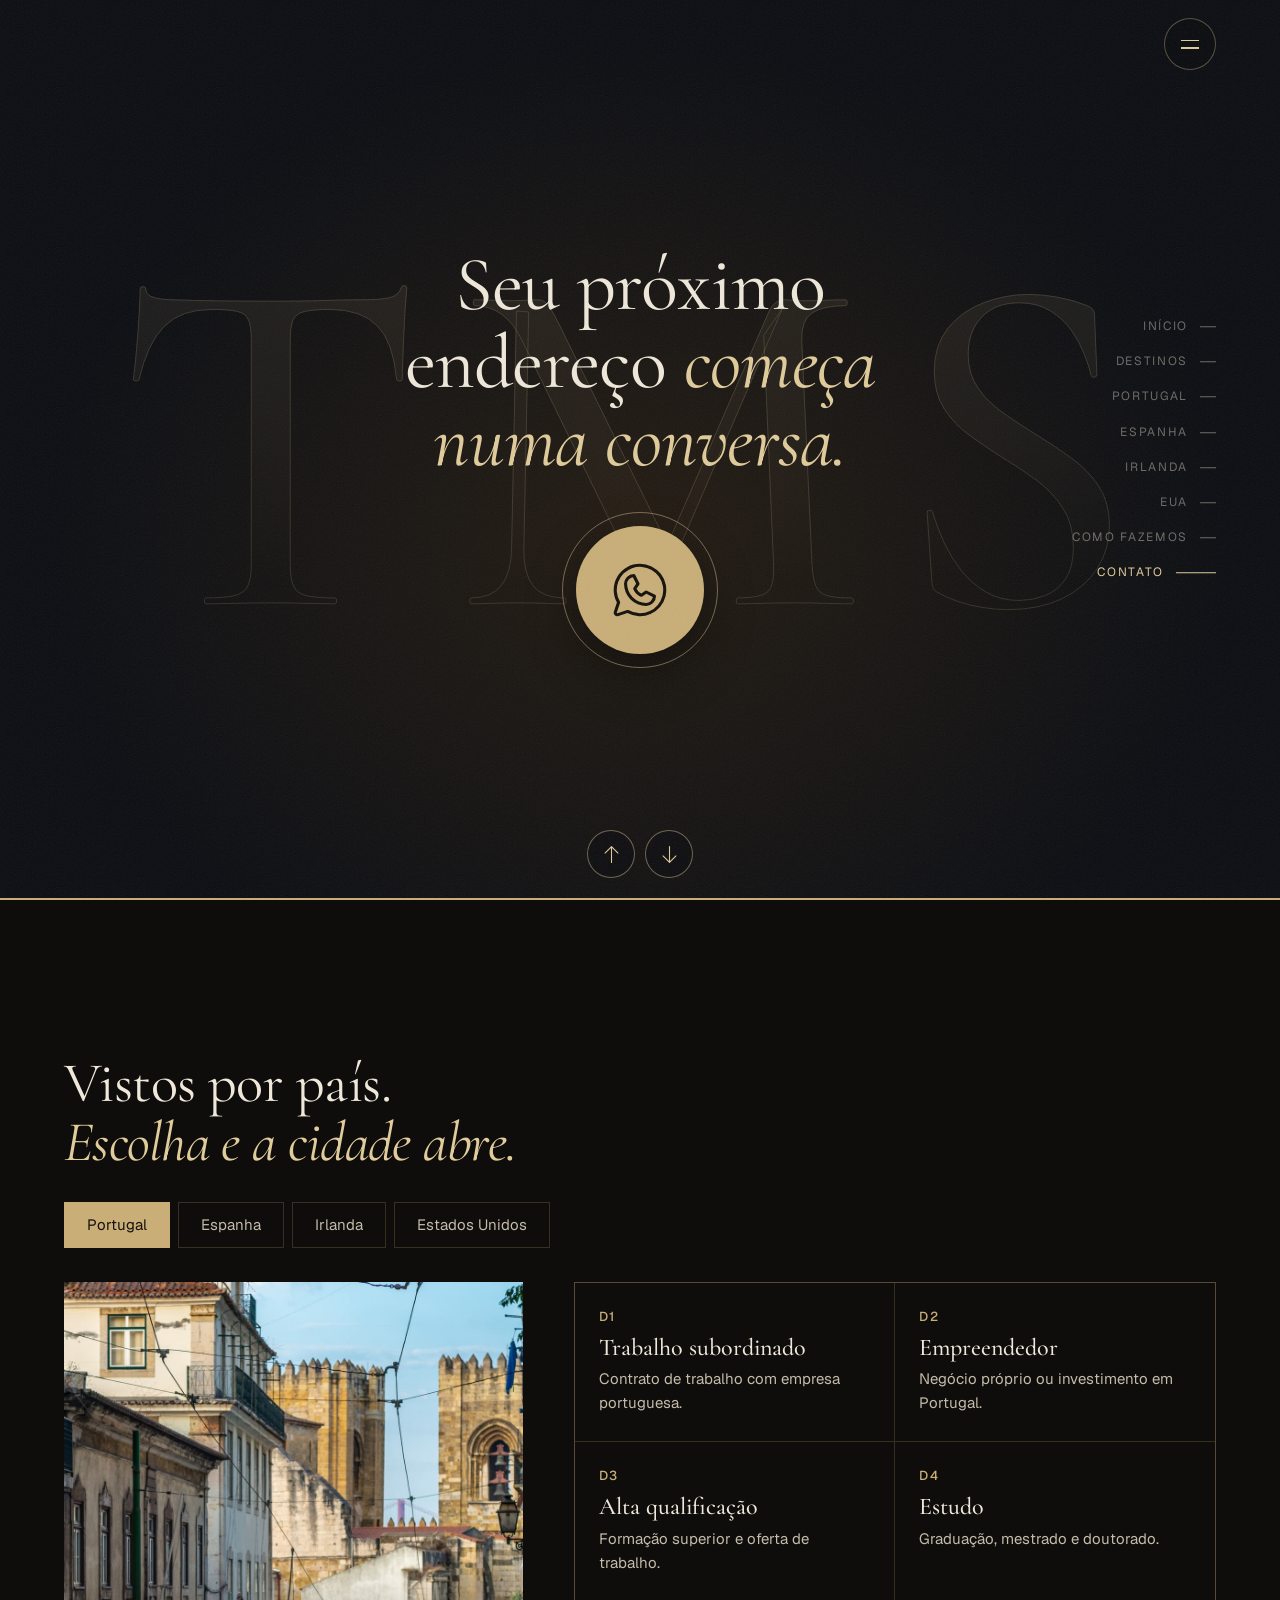
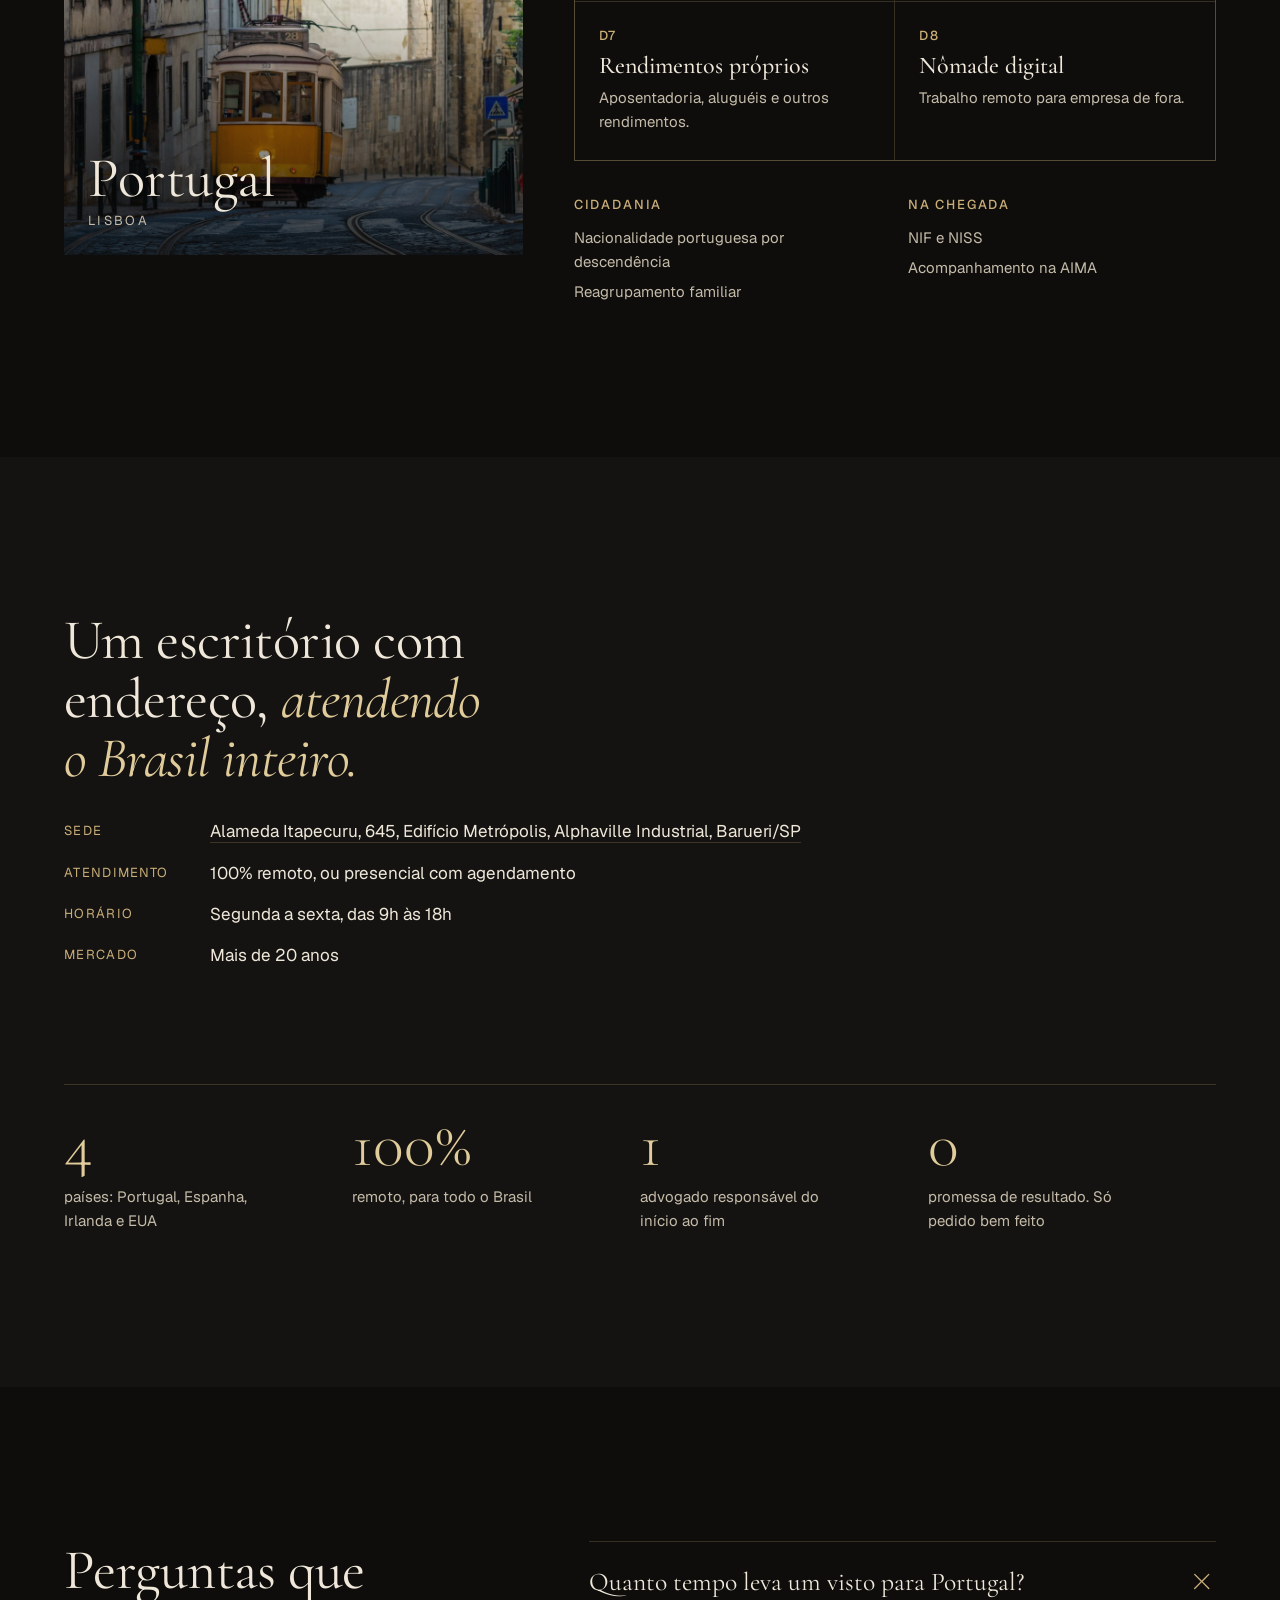
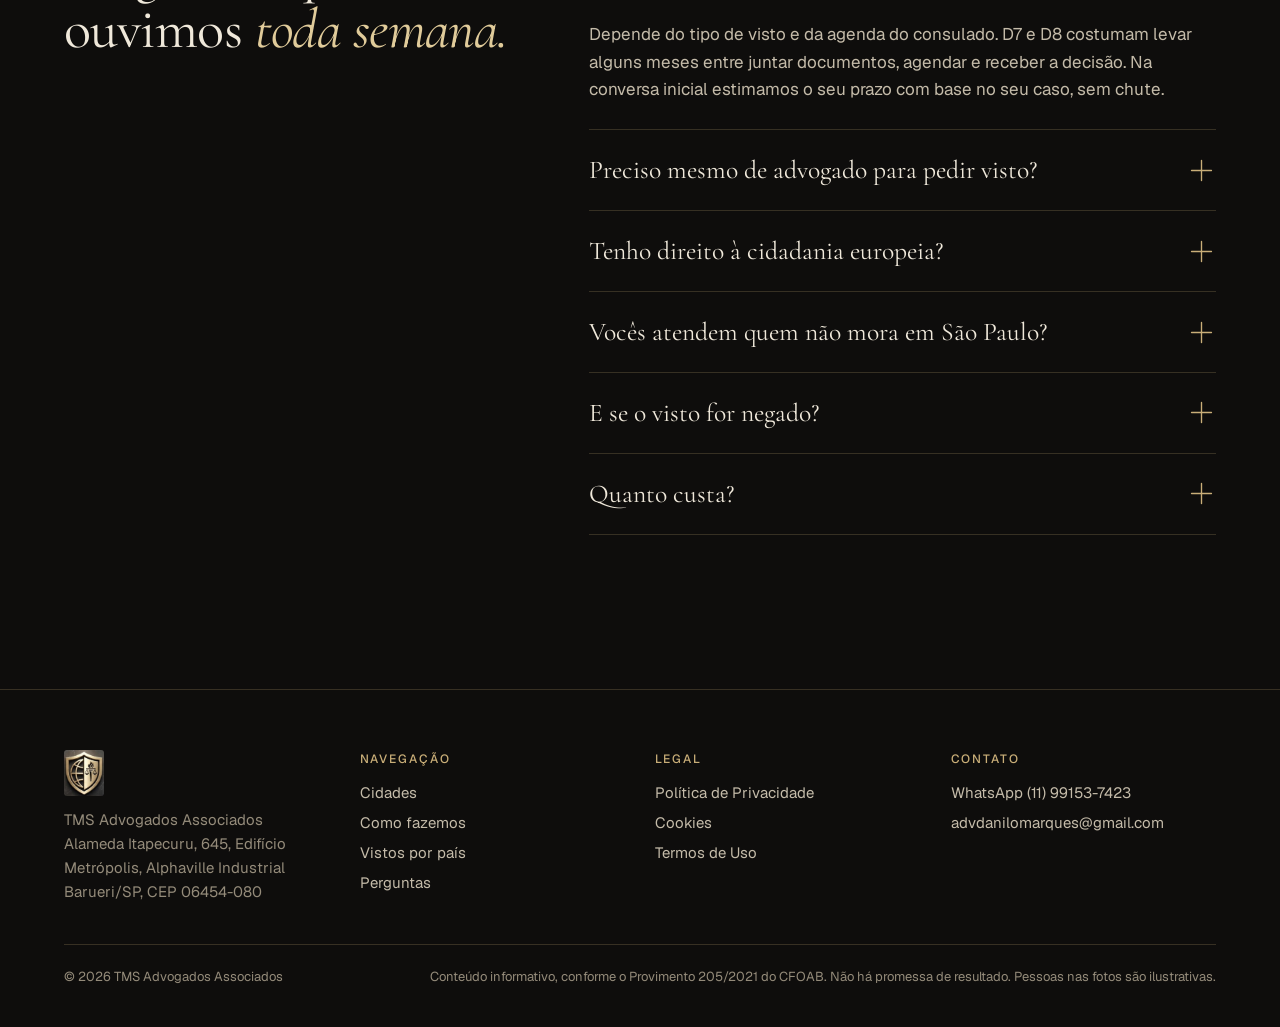
<file: site/index.html>
<!doctype html>
<html lang="pt-BR">
<head>
<meta charset="utf-8">
<meta name="viewport" content="width=device-width,initial-scale=1,viewport-fit=cover">
<title>TMS Advogados Associados · Vistos e cidadania para Portugal, Espanha, Irlanda e EUA</title>
<meta name="description" content="Escritório de advocacia em Alphaville (Barueri/SP) especializado em vistos, residência e cidadania para Portugal, Espanha, Irlanda e Estados Unidos. Atendimento 100% remoto em todo o Brasil.">
<meta name="theme-color" content="#0C0B0A">
<meta name="color-scheme" content="dark">
<link rel="canonical" href="https://SEU-DOMINIO.com.br/">
<meta property="og:type" content="website">
<meta property="og:locale" content="pt_BR">
<meta property="og:site_name" content="TMS Advogados Associados">
<meta property="og:title" content="TMS Advogados Associados · Direito Internacional">
<meta property="og:description" content="Vistos e cidadania para Portugal, Espanha, Irlanda e Estados Unidos, do primeiro documento ao carimbo.">
<meta property="og:image" content="https://SEU-DOMINIO.com.br/assets/img/hero.jpg">
<meta name="twitter:card" content="summary_large_image">
<link rel="icon" href="assets/img/favicon.svg" type="image/svg+xml">
<link rel="apple-touch-icon" href="assets/img/escudo.jpg">
<link rel="manifest" href="site.webmanifest">
<link rel="preload" href="assets/fonts/cormorant.woff2" as="font" type="font/woff2" crossorigin>
<link rel="preload" href="assets/fonts/geist.woff2" as="font" type="font/woff2" crossorigin>
<link rel="stylesheet" href="assets/css/main.css">
<noscript><style>.exp{height:auto;touch-action:auto}.layer{position:relative;visibility:visible;opacity:1;min-height:60vh}.copy{position:relative;left:auto;bottom:auto;margin:40px var(--gut)}.copy>*{opacity:1;transform:none}.rv{opacity:1;transform:none}</style></noscript>
<script type="application/ld+json">
{
  "@context": "https://schema.org",
  "@graph": [
    {
      "@type": "LegalService",
      "@id": "https://SEU-DOMINIO.com.br/#escritorio",
      "name": "TMS Advogados Associados",
      "description": "Vistos, residência e cidadania para Portugal, Espanha, Irlanda e Estados Unidos.",
      "url": "https://SEU-DOMINIO.com.br/",
      "logo": "https://SEU-DOMINIO.com.br/assets/img/escudo.jpg",
      "image": "https://SEU-DOMINIO.com.br/assets/img/hero.jpg",
      "telephone": "+55-11-99153-7423",
      "email": "advdanilomarques@gmail.com",
      "address": {
        "@type": "PostalAddress",
        "streetAddress": "Alameda Itapecuru, 645, Edifício Metrópolis",
        "addressLocality": "Barueri",
        "addressRegion": "SP",
        "postalCode": "06454-080",
        "addressCountry": "BR"
      },
      "areaServed": "BR",
      "knowsAbout": ["Direito Internacional", "Direito Migratório", "Vistos para Portugal", "Cidadania portuguesa", "Vistos para a Espanha", "Vistos para a Irlanda", "Vistos para os Estados Unidos"],
      "employee": [
        {"@type": "Person", "name": "Danilo Barbosa Marques", "jobTitle": "Sócio · OAB/SP 467.790"},
        {"@type": "Person", "name": "Edmar Tomazzeli", "jobTitle": "Sócio"}
      ]
    },
    {
      "@type": "FAQPage",
      "mainEntity": [
        {"@type": "Question", "name": "Quanto tempo leva um visto para Portugal?", "acceptedAnswer": {"@type": "Answer", "text": "Depende do tipo de visto e da agenda do consulado. D7 e D8 costumam levar alguns meses entre juntar documentos, agendar e receber a decisão. Na análise inicial estimamos o seu prazo com base no seu caso."}},
        {"@type": "Question", "name": "Preciso mesmo de advogado para pedir visto?", "acceptedAnswer": {"@type": "Answer", "text": "A lei não obriga. Mas um documento errado ou uma tradução fora do padrão pode custar a negativa e meses de espera. O advogado define a estratégia, revisa tudo antes do protocolo e acompanha até a decisão."}},
        {"@type": "Question", "name": "Tenho direito à cidadania europeia?", "acceptedAnswer": {"@type": "Answer", "text": "Depende da sua linha familiar e das regras de cada país, que mudam com frequência. Com as certidões que você tiver, dizemos com clareza se existe caminho, qual é e o que falta."}},
        {"@type": "Question", "name": "Vocês atendem quem não mora em São Paulo?", "acceptedAnswer": {"@type": "Answer", "text": "Sim. O atendimento é 100% remoto para todo o Brasil, com reuniões por vídeo e documentos pelo WhatsApp e e-mail. Também recebemos presencialmente em Alphaville, com hora marcada."}},
        {"@type": "Question", "name": "E se o visto for negado?", "acceptedAnswer": {"@type": "Answer", "text": "Primeiro entendemos o motivo da negativa. Depois avaliamos recurso ou um novo pedido corrigido. Nenhum escritório sério promete aprovação; o que garantimos é um pedido bem feito."}},
        {"@type": "Question", "name": "Quanto custa?", "acceptedAnswer": {"@type": "Answer", "text": "Depende do destino e do tipo de processo. Depois da análise inicial você recebe uma proposta por escrito, com tudo o que está incluso e o que é taxa do governo."}}
      ]
    }
  ]
}
</script>
</head>
<body>
<a class="skip" href="#destinos">Pular para o conteúdo</a>

<button class="menu-btn" id="menuBtn" type="button" aria-expanded="false" aria-controls="menu" aria-label="Abrir menu"><i></i><i></i></button>
<div class="mnu" id="menu" role="dialog" aria-modal="true" aria-label="Menu" hidden>
  <nav aria-label="Menu">
    <a href="#exp" data-step="0" data-close>Início</a><a href="#exp" data-step="2" data-close>Destinos</a><a href="#exp" data-step="19" data-close>Como fazemos</a><a href="#destinos" data-close>Vistos por país</a><a href="#escritorio" data-close>Escritório</a><a href="#faq" data-close>Perguntas</a>
  </nav>
  <p class="mnu-foot"><span data-cfg="endereco">Alameda Itapecuru, 645</span>, Alphaville, <span data-cfg="cidadeUF">Barueri/SP</span></p>
</div>

<main>
<!-- EXPERIÊNCIA: cada rolagem é uma cena (as cenas e textos estão em assets/js/main.js) -->
<section class="exp" id="exp" aria-label="Apresentação da TMS Advogados" aria-roledescription="apresentação">
  <div class="layer L-intro vis" id="L-intro" aria-hidden="true">
    <p class="intro-somos" id="somos">Somos</p>
    <p class="intro-name" id="introName"><span class="g">TMS</span> Advogados</p>
    <i class="intro-line" id="introLine"></i>
  </div>
  <div class="layer L-laptop" id="L-laptop" aria-hidden="true">
    <p class="bg-name">TMS</p>
    <div class="scene3d">
      <div class="cam" id="cam"><div class="float"><div class="tilt" id="tilt"><div class="spin" id="spin">
        <div class="base"><i class="keys"></i><i class="pad"></i></div>
        <div class="base-edge"></div>
        <div class="lid" id="lid">
          <div class="lid-face screen"><div class="screen-img"></div></div>
          <div class="lid-face cover"><div class="logo3d"><img src="assets/img/escudo.jpg" alt=""></div></div>
        </div>
      </div></div></div></div>
      <i class="floor-shadow"></i>
    </div>
  </div>
  <div class="layer L-globe" id="L-globe" aria-hidden="true">
    <canvas id="gl"></canvas>
    <div class="css-globe" aria-hidden="true"><i></i></div>
    <span class="glab" data-i="0">São Paulo</span><span class="glab" data-i="1">Lisboa</span><span class="glab" data-i="2">Madri</span><span class="glab" data-i="3">Dublin</span><span class="glab" data-i="4">Nova York</span>
  </div>
  <div class="layer L-photo" id="L-photo" aria-hidden="true"><div class="slot" id="slotA"></div><div class="slot" id="slotB"></div></div>
  <div class="layer L-cta" id="L-cta">
    <p class="bg-name" aria-hidden="true">TMS</p>
    <h2>Seu próximo endereço <em>começa numa conversa.</em></h2>
    <a class="wa-big" data-wa href="https://wa.me/5511991537423" target="_blank" rel="noopener" aria-label="Conversar no WhatsApp com a TMS"><span class="ic i-whatsapp-logo"></span></a>
  </div>
  <div id="copies"></div>
  <nav class="chapters" id="chapters" aria-label="Capítulos"></nav>
  <p class="chap-now" id="chapNow" aria-hidden="true"></p>
  <div class="prog" aria-hidden="true"><i id="prog"></i></div>
  <div class="navbtns"><button type="button" id="prevBtn" aria-label="Cena anterior"><span class="ic i-arrow-down" style="transform:rotate(180deg)"></span></button><button type="button" id="nextBtn" aria-label="Próxima cena"><span class="ic i-arrow-down"></span></button></div>
  <div class="curtain" id="curtain" aria-hidden="true"></div>
</section>

<section class="sec" id="destinos" tabindex="-1" aria-labelledby="dTitle">
  <div class="wrap">
    <h2 class="h2 rv" id="dTitle">Vistos por país. <em>Escolha e a cidade abre.</em></h2>
    <div class="tabs rv" id="tabs" role="tablist" aria-label="Destinos"></div>
    <div class="dest rv" id="destPanel" role="tabpanel" aria-live="polite">
      <figure class="dest-media" id="destMedia"><figcaption><b id="dmName"></b><span id="dmCity"></span></figcaption></figure>
      <div class="dest-body"><div class="vg" id="vg"></div><div class="side" id="side"></div></div>
    </div>
  </div>
</section>

<section class="sec office-sec" id="escritorio" aria-labelledby="eTitle">
  <div class="wrap office">
    <h2 class="h2 rv" id="eTitle">Um escritório com endereço, <em>atendendo o Brasil inteiro.</em></h2>
    <dl class="facts rv">
      <div><dt>Sede</dt><dd><a id="mapsLink" href="https://www.google.com/maps/search/?api=1&query=Alameda+Itapecuru+645+Barueri+SP" target="_blank" rel="noopener"><span data-cfg="endereco">Alameda Itapecuru, 645</span>, <span data-cfg="complemento">Edifício Metrópolis, Alphaville Industrial</span>, <span data-cfg="cidadeUF">Barueri/SP</span></a></dd></div>
      <div><dt>Atendimento</dt><dd>100% remoto, ou presencial com agendamento</dd></div>
      <div><dt>Horário</dt><dd data-cfg="horario">Segunda a sexta, das 9h às 18h</dd></div>
      <div data-cfg-row="experiencia"><dt>Mercado</dt><dd data-cfg="experiencia">Mais de 20 anos</dd></div>
    </dl>
    <div class="nums rv">
      <div><b>4</b><span>países: Portugal, Espanha, Irlanda e EUA</span></div>
      <div><b>100%</b><span>remoto, para todo o Brasil</span></div>
      <div><b>1</b><span>advogado responsável do início ao fim</span></div>
      <div><b>0</b><span>promessa de resultado. Só pedido bem feito</span></div>
    </div>
  </div>
</section>

<section class="sec faq-sec" id="faq" aria-labelledby="fqTitle">
  <div class="wrap faq">
    <h2 class="h2 rv" id="fqTitle">Perguntas que ouvimos <em>toda semana.</em></h2>
    <div class="acc rv">
      <details open><summary>Quanto tempo leva um visto para Portugal?<span class="ic i-plus"></span></summary><p>Depende do tipo de visto e da agenda do consulado. D7 e D8 costumam levar alguns meses entre juntar documentos, agendar e receber a decisão. Na conversa inicial estimamos o seu prazo com base no seu caso, sem chute.</p></details>
      <details><summary>Preciso mesmo de advogado para pedir visto?<span class="ic i-plus"></span></summary><p>A lei não obriga. Mas um documento errado ou uma tradução fora do padrão pode custar a negativa e meses de espera. O advogado define a estratégia, revisa tudo antes do protocolo e acompanha até a decisão.</p></details>
      <details><summary>Tenho direito à cidadania europeia?<span class="ic i-plus"></span></summary><p>Depende da sua linha familiar e das regras de cada país, que mudam com frequência. Você manda as certidões que tiver e dizemos com clareza se existe caminho, qual é e o que falta.</p></details>
      <details><summary>Vocês atendem quem não mora em São Paulo?<span class="ic i-plus"></span></summary><p>Sim. O atendimento é 100% remoto para todo o Brasil, com reuniões por vídeo e documentos pelo WhatsApp e e-mail. Se preferir, recebemos você no Edifício Metrópolis, em Alphaville, com hora marcada.</p></details>
      <details><summary>E se o visto for negado?<span class="ic i-plus"></span></summary><p>Primeiro entendemos o motivo da negativa. Depois avaliamos recurso ou um novo pedido corrigido. Nenhum escritório sério promete aprovação. O que garantimos é um pedido bem feito.</p></details>
      <details><summary>Quanto custa?<span class="ic i-plus"></span></summary><p>Depende do destino e do tipo de processo. Depois da conversa inicial você recebe uma proposta por escrito, com tudo o que está incluso e o que é taxa do governo.</p></details>
    </div>
  </div>
</section>

</main>

<footer>
  <div class="wrap">
    <div class="fgrid">
      <div><img src="assets/img/escudo.jpg" alt="TMS Advogados Associados" width="44" height="50" loading="lazy" class="flogo"><p>TMS Advogados Associados<br><span data-cfg="endereco">Alameda Itapecuru, 645</span>, <span data-cfg="complemento">Edifício Metrópolis, Alphaville Industrial</span><br><span data-cfg="cidadeUF">Barueri/SP</span>, CEP <span data-cfg="cep">06454-080</span></p></div>
      <div><h4>Navegação</h4><a href="#cidades">Cidades</a><a href="#como-fazemos">Como fazemos</a><a href="#destinos">Vistos por país</a><a href="#faq">Perguntas</a></div>
      <div><h4>Legal</h4><a href="privacidade.html">Política de Privacidade</a><a href="privacidade.html#cookies">Cookies</a><a href="termos.html">Termos de Uso</a></div>
      <div><h4>Contato</h4><a data-wa href="https://wa.me/5511991537423" target="_blank" rel="noopener">WhatsApp <span data-cfg="whatsappExibicao">(11) 99153-7423</span></a><a data-mail href="mailto:advdanilomarques@gmail.com" data-cfg="email">advdanilomarques@gmail.com</a></div>
    </div>
    <div class="legal">
      <span>© <span id="year">2026</span> TMS Advogados Associados<span id="regs"></span></span>
      <span>Conteúdo informativo, conforme o Provimento 205/2021 do CFOAB. Não há promessa de resultado. Pessoas nas fotos são ilustrativas.</span>
    </div>
  </div>
</footer>

<a class="fab" id="fab" data-wa href="https://wa.me/5511991537423" target="_blank" rel="noopener" aria-label="Conversar no WhatsApp"><span class="ic i-whatsapp-logo"></span></a>
<div class="grain" aria-hidden="true"></div>

<script src="assets/js/config.js"></script>
<script src="assets/js/main.js" defer></script>
</body>
</html>
</file>
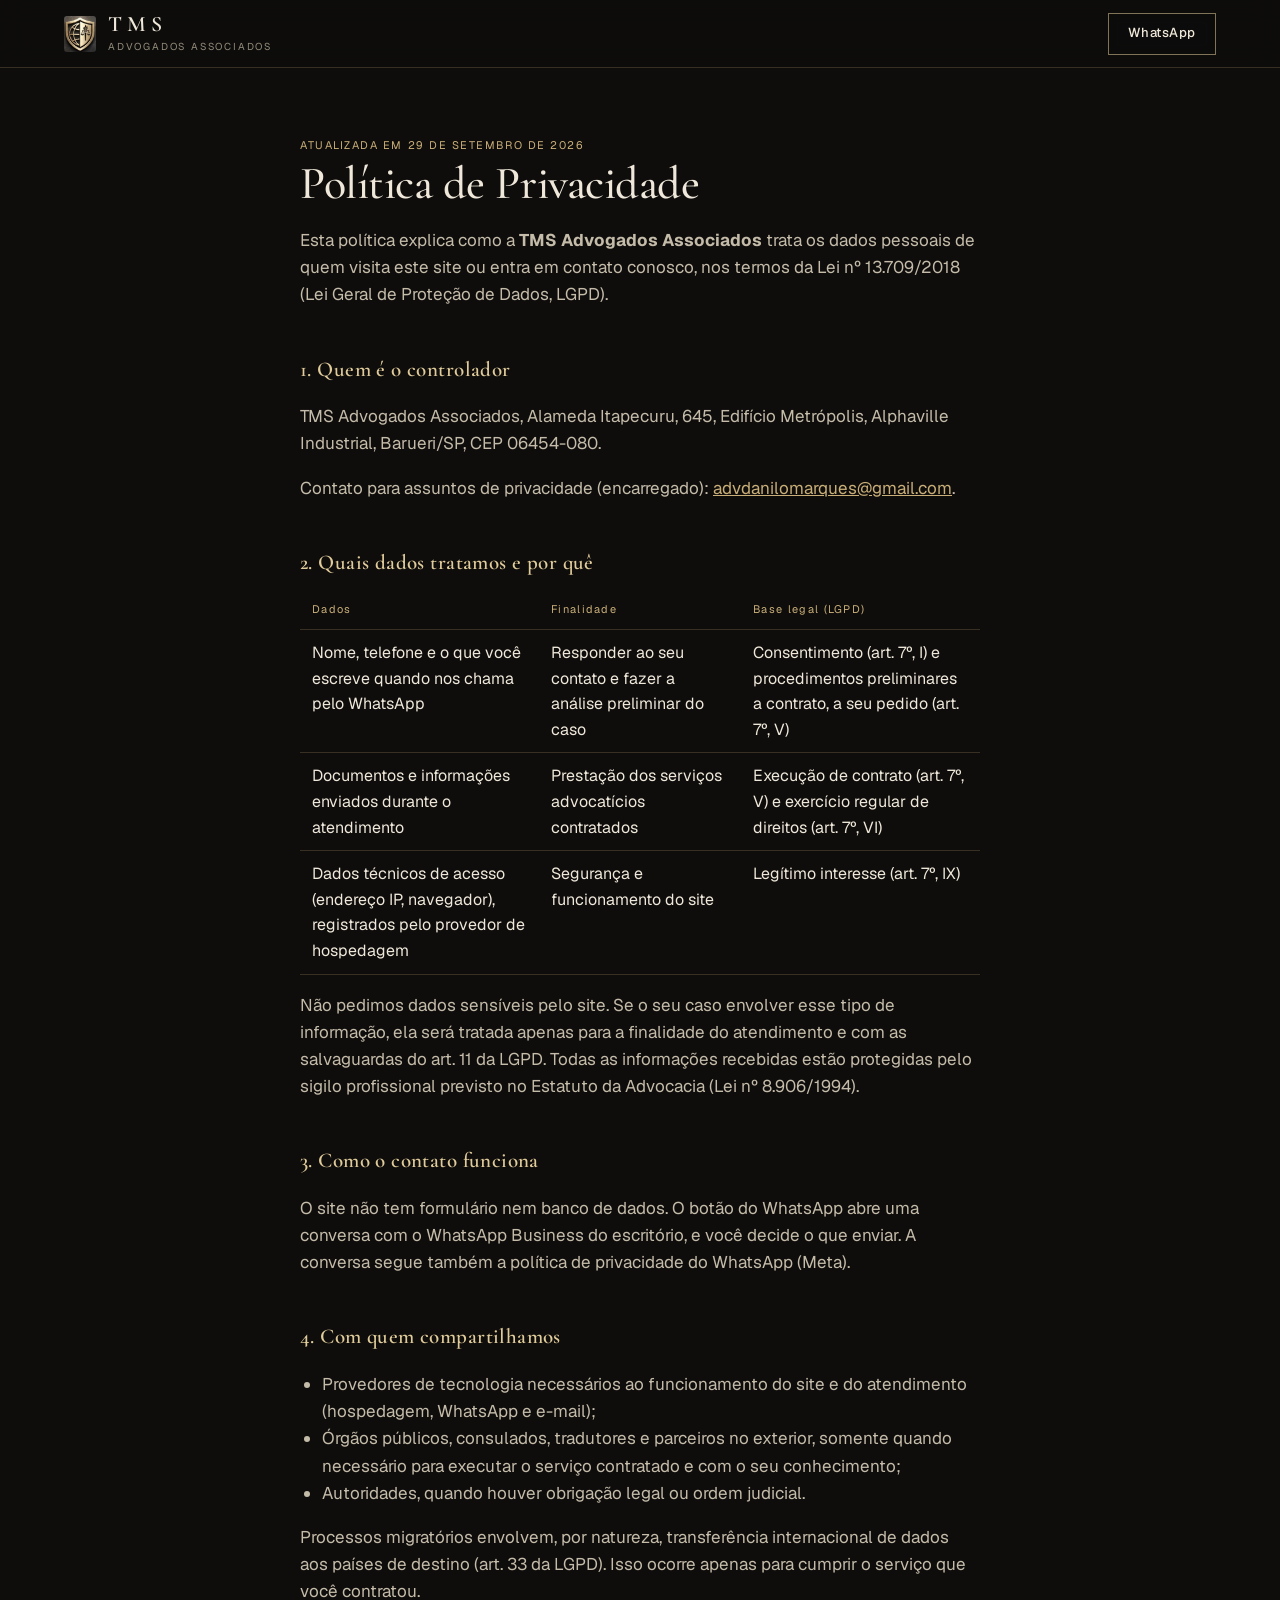
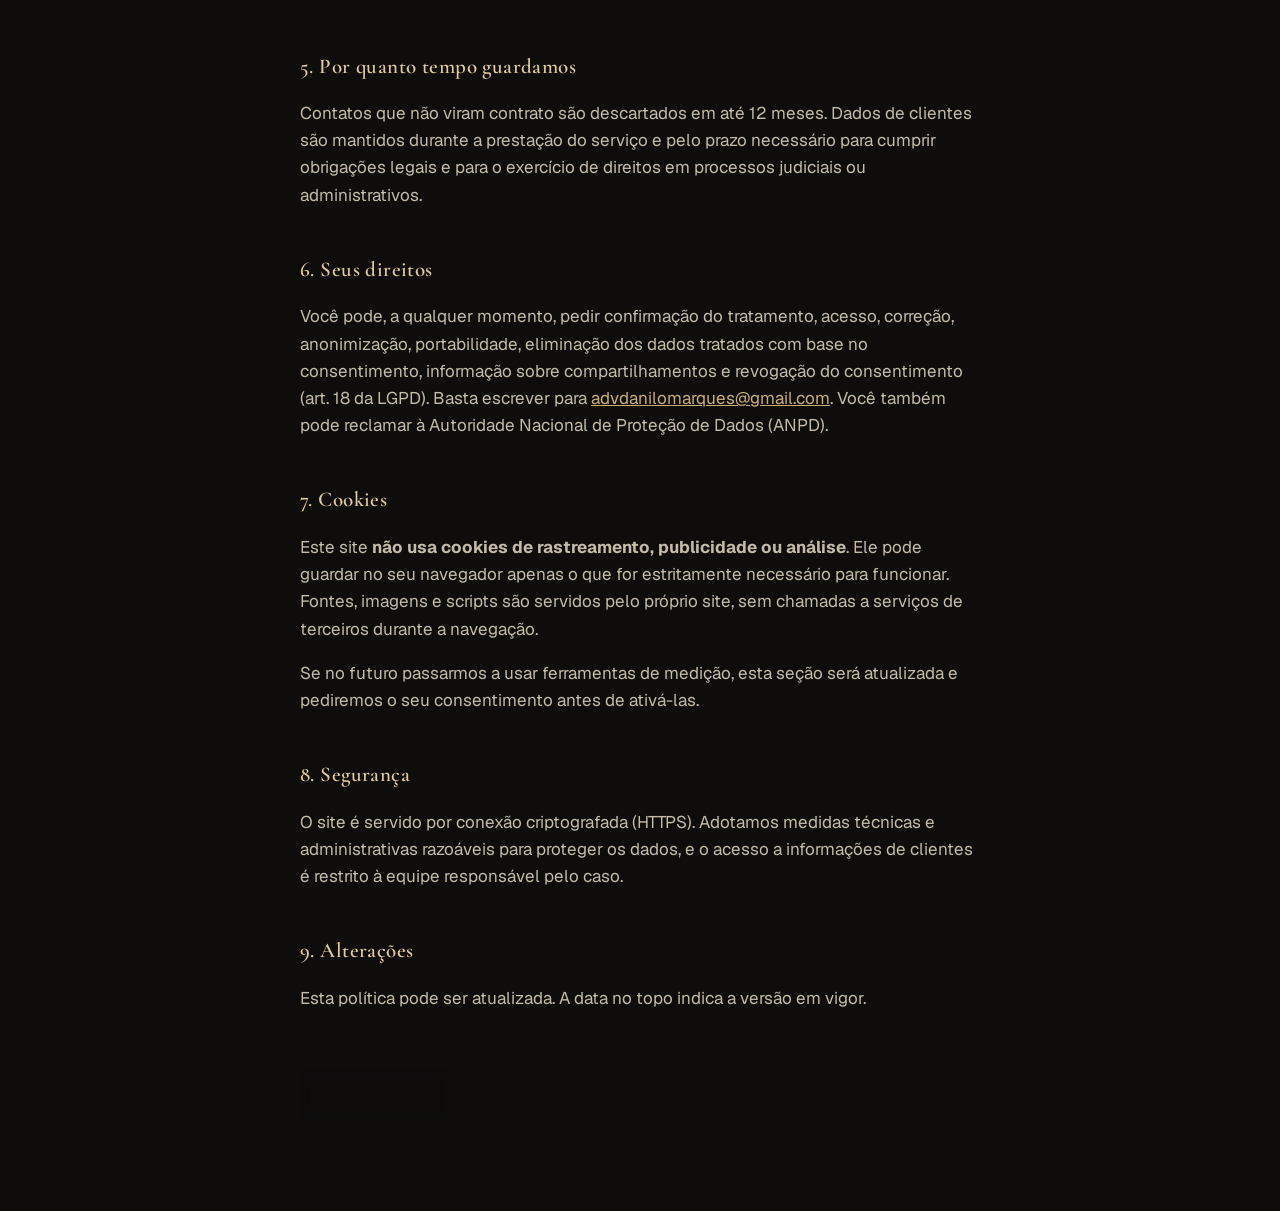
<file: site/privacidade.html>
<!doctype html>
<html lang="pt-BR">
<head>
<meta charset="utf-8">
<meta name="viewport" content="width=device-width,initial-scale=1">
<title>Política de Privacidade · TMS Advogados Associados</title>
<meta name="description" content="Como a TMS Advogados Associados trata dados pessoais, conforme a LGPD.">
<meta name="theme-color" content="#0C0B0A">
<link rel="icon" href="assets/img/favicon.svg" type="image/svg+xml">
<link rel="preload" href="assets/fonts/cormorant.woff2" as="font" type="font/woff2" crossorigin>
<link rel="stylesheet" href="assets/css/main.css">
<link rel="stylesheet" href="assets/css/pages.css">
</head>
<body>
<header class="top">
  <a class="brand" href="index.html" aria-label="TMS Advogados Associados, voltar ao início"><img src="assets/img/escudo.jpg" alt="" width="34" height="38"><span><b>TMS</b><small>ADVOGADOS ASSOCIADOS</small></span></a>
  <a class="btn2 hdr-cta" data-wa href="https://wa.me/5511991537423" target="_blank" rel="noopener">WhatsApp</a>
</header>
<main class="doc">
  <span class="upd">ATUALIZADA EM 29 DE SETEMBRO DE 2026</span>
  <h1>Política de Privacidade</h1>
  <p>Esta política explica como a <strong>TMS Advogados Associados</strong> trata os dados pessoais de quem visita este site ou entra em contato conosco, nos termos da Lei nº 13.709/2018 (Lei Geral de Proteção de Dados, LGPD).</p>

  <h2>1. Quem é o controlador</h2>
  <p>TMS Advogados Associados, <span data-cfg="endereco">Alameda Itapecuru, 645</span>, <span data-cfg="complemento">Edifício Metrópolis, Alphaville Industrial</span>, <span data-cfg="cidadeUF">Barueri/SP</span>, CEP <span data-cfg="cep">06454-080</span><span data-cfg-row="cnpj">, CNPJ <span data-cfg="cnpj"></span></span>.</p>
  <p>Contato para assuntos de privacidade (encarregado): <a data-mail href="mailto:advdanilomarques@gmail.com" data-cfg="email">advdanilomarques@gmail.com</a>.</p>

  <h2>2. Quais dados tratamos e por quê</h2>
  <table>
    <thead><tr><th>Dados</th><th>Finalidade</th><th>Base legal (LGPD)</th></tr></thead>
    <tbody>
      <tr><td>Nome, telefone e o que você escreve quando nos chama pelo WhatsApp</td><td>Responder ao seu contato e fazer a análise preliminar do caso</td><td>Consentimento (art. 7º, I) e procedimentos preliminares a contrato, a seu pedido (art. 7º, V)</td></tr>
      <tr><td>Documentos e informações enviados durante o atendimento</td><td>Prestação dos serviços advocatícios contratados</td><td>Execução de contrato (art. 7º, V) e exercício regular de direitos (art. 7º, VI)</td></tr>
      <tr><td>Dados técnicos de acesso (endereço IP, navegador), registrados pelo provedor de hospedagem</td><td>Segurança e funcionamento do site</td><td>Legítimo interesse (art. 7º, IX)</td></tr>
    </tbody>
  </table>
  <p>Não pedimos dados sensíveis pelo site. Se o seu caso envolver esse tipo de informação, ela será tratada apenas para a finalidade do atendimento e com as salvaguardas do art. 11 da LGPD. Todas as informações recebidas estão protegidas pelo sigilo profissional previsto no Estatuto da Advocacia (Lei nº 8.906/1994).</p>

  <h2>3. Como o contato funciona</h2>
  <p>O site não tem formulário nem banco de dados. O botão do WhatsApp abre uma conversa com o WhatsApp Business do escritório, e você decide o que enviar. A conversa segue também a política de privacidade do WhatsApp (Meta).</p>

  <h2>4. Com quem compartilhamos</h2>
  <ul>
    <li>Provedores de tecnologia necessários ao funcionamento do site e do atendimento (hospedagem, WhatsApp e e-mail);</li>
    <li>Órgãos públicos, consulados, tradutores e parceiros no exterior, somente quando necessário para executar o serviço contratado e com o seu conhecimento;</li>
    <li>Autoridades, quando houver obrigação legal ou ordem judicial.</li>
  </ul>
  <p>Processos migratórios envolvem, por natureza, transferência internacional de dados aos países de destino (art. 33 da LGPD). Isso ocorre apenas para cumprir o serviço que você contratou.</p>

  <h2>5. Por quanto tempo guardamos</h2>
  <p>Contatos que não viram contrato são descartados em até 12 meses. Dados de clientes são mantidos durante a prestação do serviço e pelo prazo necessário para cumprir obrigações legais e para o exercício de direitos em processos judiciais ou administrativos.</p>

  <h2>6. Seus direitos</h2>
  <p>Você pode, a qualquer momento, pedir confirmação do tratamento, acesso, correção, anonimização, portabilidade, eliminação dos dados tratados com base no consentimento, informação sobre compartilhamentos e revogação do consentimento (art. 18 da LGPD). Basta escrever para <a data-mail href="mailto:advdanilomarques@gmail.com" data-cfg="email">advdanilomarques@gmail.com</a>. Você também pode reclamar à Autoridade Nacional de Proteção de Dados (ANPD).</p>

  <h2 id="cookies">7. Cookies</h2>
  <p>Este site <strong>não usa cookies de rastreamento, publicidade ou análise</strong>. Ele pode guardar no seu navegador apenas o que for estritamente necessário para funcionar. Fontes, imagens e scripts são servidos pelo próprio site, sem chamadas a serviços de terceiros durante a navegação.</p>
  <p>Se no futuro passarmos a usar ferramentas de medição, esta seção será atualizada e pediremos o seu consentimento antes de ativá-las.</p>

  <h2>8. Segurança</h2>
  <p>O site é servido por conexão criptografada (HTTPS). Adotamos medidas técnicas e administrativas razoáveis para proteger os dados, e o acesso a informações de clientes é restrito à equipe responsável pelo caso.</p>

  <h2>9. Alterações</h2>
  <p>Esta política pode ser atualizada. A data no topo indica a versão em vigor.</p>
  <a class="btn2 back" href="index.html">Voltar ao site</a>
</main>
<script src="assets/js/config.js"></script>
<script>
(function(){var C=window.SITE||{};
document.querySelectorAll('[data-cfg]').forEach(function(el){var v=C[el.getAttribute('data-cfg')];if(v)el.textContent=v;});
document.querySelectorAll('[data-cfg-row]').forEach(function(el){if(!C[el.getAttribute('data-cfg-row')])el.style.display='none';});
document.querySelectorAll('[data-mail]').forEach(function(a){if(C.email)a.href='mailto:'+C.email;});
document.querySelectorAll('[data-wa]').forEach(function(a){if(C.whatsapp)a.href='https://wa.me/'+C.whatsapp;});})();
</script>
</body>
</html>
</file>
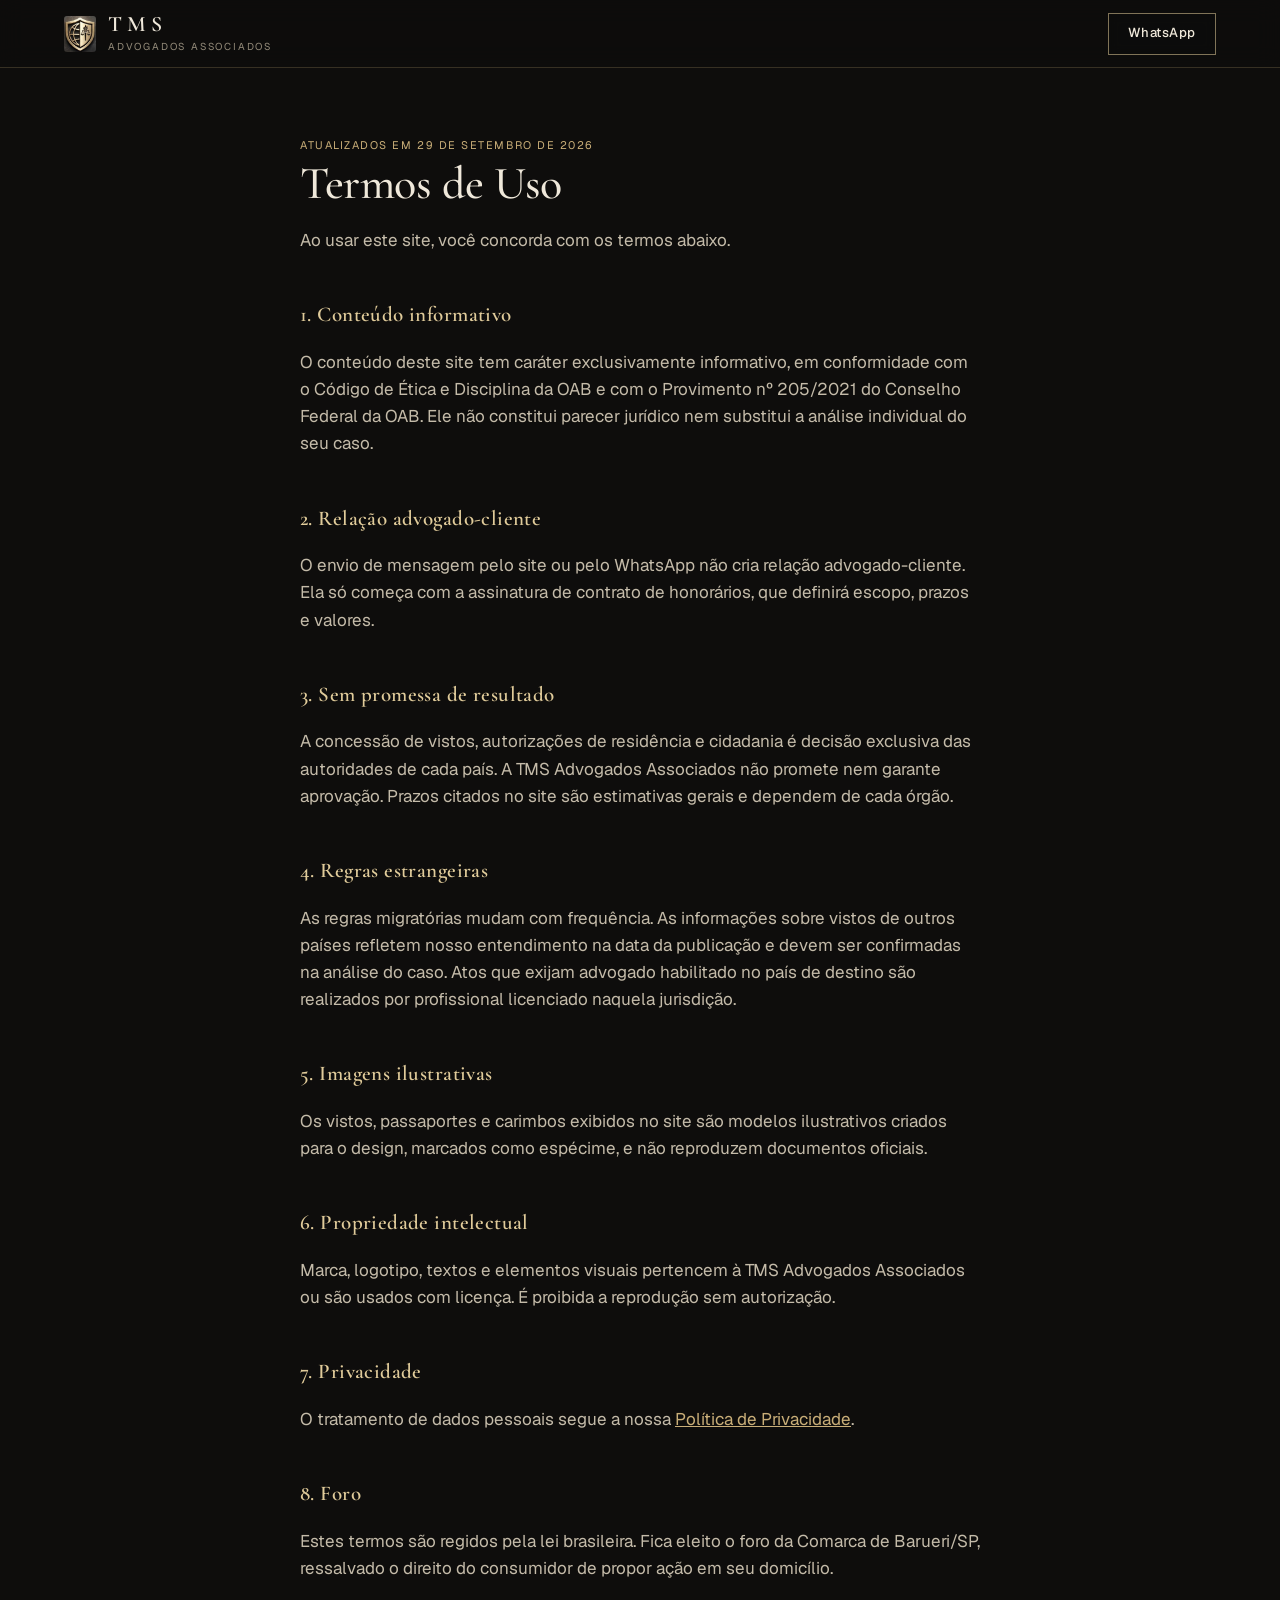
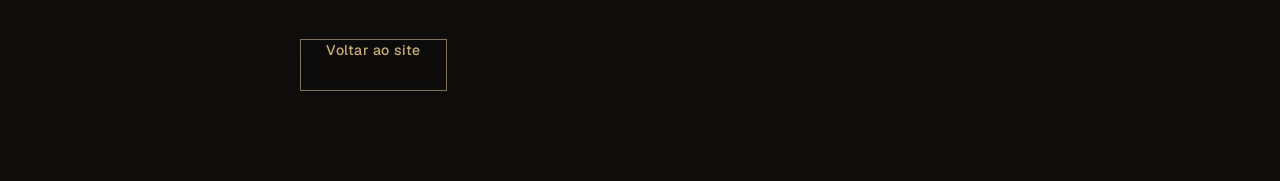
<file: site/termos.html>
<!doctype html>
<html lang="pt-BR">
<head>
<meta charset="utf-8">
<meta name="viewport" content="width=device-width,initial-scale=1">
<title>Termos de Uso · TMS Advogados Associados</title>
<meta name="description" content="Termos de uso do site da TMS Advogados Associados.">
<meta name="theme-color" content="#0C0B0A">
<link rel="icon" href="assets/img/favicon.svg" type="image/svg+xml">
<link rel="preload" href="assets/fonts/cormorant.woff2" as="font" type="font/woff2" crossorigin>
<link rel="stylesheet" href="assets/css/main.css">
<link rel="stylesheet" href="assets/css/pages.css">
</head>
<body>
<header class="top">
  <a class="brand" href="index.html" aria-label="TMS Advogados Associados, voltar ao início"><img src="assets/img/escudo.jpg" alt="" width="34" height="38"><span><b>TMS</b><small>ADVOGADOS ASSOCIADOS</small></span></a>
  <a class="btn2 hdr-cta" data-wa href="https://wa.me/5511991537423" target="_blank" rel="noopener">WhatsApp</a>
</header>
<main class="doc">
  <span class="upd">ATUALIZADOS EM 29 DE SETEMBRO DE 2026</span>
  <h1>Termos de Uso</h1>
  <p>Ao usar este site, você concorda com os termos abaixo.</p>

  <h2>1. Conteúdo informativo</h2>
  <p>O conteúdo deste site tem caráter exclusivamente informativo, em conformidade com o Código de Ética e Disciplina da OAB e com o Provimento nº 205/2021 do Conselho Federal da OAB. Ele não constitui parecer jurídico nem substitui a análise individual do seu caso.</p>

  <h2>2. Relação advogado-cliente</h2>
  <p>O envio de mensagem pelo site ou pelo WhatsApp não cria relação advogado-cliente. Ela só começa com a assinatura de contrato de honorários, que definirá escopo, prazos e valores.</p>

  <h2>3. Sem promessa de resultado</h2>
  <p>A concessão de vistos, autorizações de residência e cidadania é decisão exclusiva das autoridades de cada país. A TMS Advogados Associados não promete nem garante aprovação. Prazos citados no site são estimativas gerais e dependem de cada órgão.</p>

  <h2>4. Regras estrangeiras</h2>
  <p>As regras migratórias mudam com frequência. As informações sobre vistos de outros países refletem nosso entendimento na data da publicação e devem ser confirmadas na análise do caso. <span data-eua>Atos que exijam advogado habilitado no país de destino são realizados por profissional licenciado naquela jurisdição.</span></p>

  <h2>5. Imagens ilustrativas</h2>
  <p>Os vistos, passaportes e carimbos exibidos no site são modelos ilustrativos criados para o design, marcados como espécime, e não reproduzem documentos oficiais.</p>

  <h2>6. Propriedade intelectual</h2>
  <p>Marca, logotipo, textos e elementos visuais pertencem à TMS Advogados Associados ou são usados com licença. É proibida a reprodução sem autorização.</p>

  <h2>7. Privacidade</h2>
  <p>O tratamento de dados pessoais segue a nossa <a href="privacidade.html">Política de Privacidade</a>.</p>

  <h2>8. Foro</h2>
  <p>Estes termos são regidos pela lei brasileira. Fica eleito o foro da Comarca de Barueri/SP, ressalvado o direito do consumidor de propor ação em seu domicílio.</p>
  <a class="btn2 back" href="index.html">Voltar ao site</a>
</main>
<script src="assets/js/config.js"></script>
<script>
(function(){var C=window.SITE||{};
document.querySelectorAll('[data-cfg]').forEach(function(el){var v=C[el.getAttribute('data-cfg')];if(v)el.textContent=v;});
document.querySelectorAll('[data-cfg-row]').forEach(function(el){if(!C[el.getAttribute('data-cfg-row')])el.style.display='none';});
document.querySelectorAll('[data-mail]').forEach(function(a){if(C.email)a.href='mailto:'+C.email;});
document.querySelectorAll('[data-wa]').forEach(function(a){if(C.whatsapp)a.href='https://wa.me/'+C.whatsapp;});})();
</script>
</body>
</html>
</file>
<file: site/assets/css/main.css>
/* TMS Advogados Associados · estilos principais (v3) */
@font-face{font-family:'Cormorant';src:url(../fonts/cormorant.woff2) format('woff2');font-weight:300 700;font-style:normal;font-display:swap}
@font-face{font-family:'Cormorant';src:url(../fonts/cormorant-italic.woff2) format('woff2');font-weight:300 700;font-style:italic;font-display:swap}
@font-face{font-family:'Geist';src:url(../fonts/geist.woff2) format('woff2');font-weight:100 900;font-style:normal;font-display:swap}

:root{
  color-scheme:dark;
  --bg:#0E0D0C; --bg2:#141311; --bg3:#1B1916;
  --ink:#EFE8DA; --ink2:#C4BBA9; --mute:#948B7A;
  --gold:#C9AE78; --gold2:#E0CB9A; --gold3:#8C6E3C;
  --line:rgba(201,174,120,.22);
  --disp:'Cormorant','Cormorant Garamond',Georgia,serif;
  --body:'Geist',system-ui,-apple-system,'Segoe UI',sans-serif;
  --mono:'Geist',system-ui,sans-serif;
  --ease:cubic-bezier(.16,1,.3,1);
  --gut:clamp(20px,5vw,72px);
}
*{box-sizing:border-box}
html{-webkit-text-size-adjust:100%}
html.lenis,html.lenis body{height:auto}
.lenis.lenis-smooth{scroll-behavior:auto!important}
body{margin:0;background:var(--bg);color:var(--ink);font-family:var(--body);font-size:17px;line-height:1.6;-webkit-font-smoothing:antialiased;overflow-x:clip}
img{max-width:100%;display:block}
a{color:var(--gold)}a:hover{color:var(--gold2)}
:focus-visible{outline:2px solid var(--gold);outline-offset:3px}
button{font:inherit;color:inherit}
h1,h2,h3{font-family:var(--disp);font-weight:400;letter-spacing:-.01em;margin:0}
h1 em,h2 em,.h2 em{font-style:italic;color:var(--gold2);padding-bottom:.06em}
.disp{font-family:var(--disp)}
.skip{position:fixed;left:16px;top:-80px;z-index:100;padding:12px 18px;background:var(--gold);color:#15110B;font-size:14px;text-decoration:none;transition:top .2s}
.skip:focus{top:12px}
[data-cfg-empty]{display:none!important}

/* ícones Phosphor (light) via máscara */
.ic{display:inline-block;width:1.15em;height:1.15em;flex-shrink:0;background:currentColor;-webkit-mask:var(--i) center/contain no-repeat;mask:var(--i) center/contain no-repeat;vertical-align:-.2em}
.ic.big{width:34px;height:34px;color:var(--gold)}
.i-list{--i:url(../icons/list.svg)}.i-x{--i:url(../icons/x.svg)}.i-arrow-right{--i:url(../icons/arrow-right.svg)}.i-arrow-down{--i:url(../icons/arrow-down.svg)}
.i-plus{--i:url(../icons/plus.svg)}.i-whatsapp-logo{--i:url(../icons/whatsapp-logo.svg)}.i-compass{--i:url(../icons/compass.svg)}.i-stamp{--i:url(../icons/stamp.svg)}
.i-magnifying-glass{--i:url(../icons/magnifying-glass.svg)}.i-airplane-takeoff{--i:url(../icons/airplane-takeoff.svg)}

/* botões: um só sistema, cantos retos com um corte */
.btn,.btn2{display:inline-flex;align-items:center;justify-content:center;gap:10px;height:52px;padding:0 26px;font-family:var(--body);font-size:14px;font-weight:500;letter-spacing:.04em;text-decoration:none;white-space:nowrap;border:0;cursor:pointer;transition:transform .35s var(--ease),background .25s,color .25s,border-color .25s}
.btn{background:var(--gold);color:#15110B;clip-path:polygon(0 0,100% 0,100% calc(100% - 12px),calc(100% - 12px) 100%,0 100%)}
.btn:hover{background:var(--gold2);color:#15110B;transform:translateY(-2px)}
.btn2{color:var(--ink);background:rgba(14,13,12,.35);box-shadow:inset 0 0 0 1px rgba(224,203,154,.55);backdrop-filter:blur(6px);-webkit-backdrop-filter:blur(6px)}
.btn2:hover{color:var(--gold2);transform:translateY(-2px)}
.btn:active,.btn2:active{transform:translateY(1px) scale(.98)}

.menu-btn{position:fixed;top:max(18px,env(safe-area-inset-top));right:var(--gut);z-index:70;width:52px;height:52px;border-radius:50%;display:flex;flex-direction:column;align-items:center;justify-content:center;gap:6px;background:rgba(14,13,12,.35);border:1px solid rgba(224,203,154,.35);backdrop-filter:blur(8px);-webkit-backdrop-filter:blur(8px);cursor:pointer;transition:transform .4s var(--ease),border-color .3s}
.menu-btn i{display:block;width:18px;height:1.5px;background:var(--gold2);transition:transform .45s var(--ease)}
.menu-btn:hover{transform:scale(1.06);border-color:var(--gold)}
.menu-btn[aria-expanded="true"] i:first-child{transform:translateY(3.75px) rotate(45deg)}
.menu-btn[aria-expanded="true"] i:last-child{transform:translateY(-3.75px) rotate(-45deg)}
.mnu{position:fixed;inset:0;z-index:60;background:#0C0B0A;display:flex;flex-direction:column;justify-content:center;gap:40px;padding:100px var(--gut) 40px;clip-path:circle(0 at calc(100% - var(--gut) - 26px) 44px);transition:clip-path .8s cubic-bezier(.77,0,.18,1)}
.mnu.open{clip-path:circle(150% at calc(100% - var(--gut) - 26px) 44px)}
.mnu nav{display:flex;flex-direction:column;gap:4px}
.mnu nav a{font-family:var(--disp);font-size:clamp(36px,7vw,76px);color:var(--ink);text-decoration:none;line-height:1.12;width:fit-content;transition:color .25s,transform .45s var(--ease)}
.mnu nav a:hover{color:var(--gold2);transform:translateX(12px);font-style:italic}
.mnu-foot{margin:0;color:var(--mute);font-size:14px}
.bg-name{position:absolute;left:50%;top:50%;margin:0;transform:translate(-50%,-50%);font-family:var(--disp);font-weight:500;font-size:clamp(180px,38vw,640px);line-height:1;letter-spacing:.06em;color:transparent;-webkit-text-stroke:1px rgba(224,203,154,.16);background:linear-gradient(180deg,rgba(224,203,154,.10),rgba(224,203,154,0) 80%);-webkit-background-clip:text;background-clip:text;pointer-events:none;user-select:none;white-space:nowrap}
.scene3d{position:absolute;inset:0 0 22% 0;perspective:1800px;perspective-origin:50% 40%;display:flex;align-items:center;justify-content:center}
.base,.base-edge,.lid{position:absolute;transform-style:preserve-3d}
.base{width:var(--W);height:var(--D);left:calc(var(--W) / -2);top:calc(var(--D) / -2);transform:rotateX(90deg);border-radius:12px;background:linear-gradient(160deg,#E4E6E9 0%,#C7CACF 45%,#A9ADB3 100%);box-shadow:inset 0 0 0 1px rgba(255,255,255,.55),inset 0 -8px 18px rgba(0,0,0,.12)}
.base .keys{position:absolute;left:9%;right:9%;top:9%;height:47%;border-radius:4px;background:repeating-linear-gradient(90deg,#1B1C1F 0 calc(var(--W)*.05),#B9BCC1 calc(var(--W)*.05) calc(var(--W)*.057));-webkit-mask:repeating-linear-gradient(180deg,#000 0 15%,transparent 15% 20%);mask:repeating-linear-gradient(180deg,#000 0 15%,transparent 15% 20%)}
.base .pad{position:absolute;left:33%;right:33%;bottom:7%;height:29%;border-radius:6px;background:linear-gradient(160deg,#D2D5D9,#B4B8BD);box-shadow:inset 0 0 0 1px rgba(0,0,0,.08)}
.base-edge{width:var(--W);height:10px;left:calc(var(--W) / -2);top:0;transform:translateZ(calc(var(--D) / 2));border-radius:0 0 12px 12px;background:linear-gradient(180deg,#D7DADE,#8E9298)}
.lid{width:var(--W);height:var(--D);left:calc(var(--W) / -2);top:calc(var(--D) * -1);transform-origin:50% 100%;transform:translate3d(0,-9px,calc(var(--D) / -2)) rotateX(-90deg)}
.lid-face{position:absolute;inset:0;border-radius:12px;backface-visibility:hidden;-webkit-backface-visibility:hidden;overflow:hidden}
.screen{background:#050506;padding:2.6% 2.4% 4.2%;box-shadow:inset 0 0 0 2px #B9BCC1,inset 0 0 0 3px #050506}
.screen:before{content:"";position:absolute;left:50%;top:1%;width:5px;height:5px;margin-left:-2.5px;border-radius:50%;background:#1E2A33;box-shadow:inset 0 0 1px rgba(120,180,220,.6)}
.screen-img{position:relative;width:100%;height:100%;border-radius:3px;overflow:hidden;background:radial-gradient(ellipse at 60% 40%,#3A2E1E,#141210 70%) center/cover;display:flex;align-items:flex-end;padding:6%}
.screen-img span{font-family:var(--disp);font-style:italic;font-size:clamp(28px,4vw,52px);color:var(--gold2)}
.screen-img.has-img span{display:none}
.cover{transform:rotateY(180deg) rotateZ(180deg);background:linear-gradient(145deg,#EEF0F2 0%,#CDD0D4 42%,#A7ABB1 100%);display:flex;align-items:center;justify-content:center;box-shadow:inset 0 0 0 1px rgba(255,255,255,.6),inset 0 -40px 70px rgba(0,0,0,.18)}
.logo3d{position:relative;width:34%;aspect-ratio:445/500;transform-style:preserve-3d;filter:drop-shadow(0 6px 10px rgba(0,0,0,.55))}
.logo3d img{position:absolute;inset:0;width:100%;height:100%;object-fit:cover;clip-path:polygon(50% 1%,96% 11%,95% 52%,84% 76%,50% 99%,16% 76%,5% 52%,4% 11%)}
.floor-shadow{position:absolute;left:50%;top:62%;width:min(640px,86vw);height:90px;margin-left:calc(min(640px,86vw) / -2);border-radius:50%;background:radial-gradient(closest-side,rgba(0,0,0,.65),transparent);transform:rotateX(70deg);pointer-events:none}
[data-tone="lisboa"]{--sky:linear-gradient(180deg,#24304A 0%,#8A5A4A 52%,#F0A65E 82%,#F6C47E 100%)}
[data-tone="madri"]{--sky:linear-gradient(180deg,#2A2440 0%,#9A5060 48%,#E88A5A 80%,#F2B56E 100%)}
[data-tone="dublin"]{--sky:linear-gradient(180deg,#16242E 0%,#2F4D58 45%,#B9785A 82%,#E2A06A 100%)}
[data-tone="nova-york"]{--sky:linear-gradient(180deg,#141C30 0%,#3C3F62 42%,#C26E52 78%,#F0A05A 100%)}
.sec{position:relative;padding-block:clamp(90px,12vw,170px)}
.wrap{max-width:1320px;margin:0 auto;padding-inline:var(--gut)}
.h2{font-size:clamp(34px,4.4vw,64px);line-height:1.05;max-width:20ch;margin-bottom:30px;text-wrap:balance}
.rv{opacity:0;transform:translateY(28px);transition:opacity .9s var(--ease),transform .9s var(--ease)}
.rv.in{opacity:1;transform:none}
.tabs{display:flex;gap:8px;flex-wrap:wrap;margin:10px 0 34px}
.tab{height:46px;padding:0 22px;background:none;border:1px solid var(--line);color:var(--ink2);font-size:15px;cursor:pointer;transition:background .3s,color .3s,border-color .3s}
.tab:hover{color:var(--ink);border-color:rgba(224,203,154,.5)}
.tab[aria-selected="true"]{background:var(--gold);color:#15110B;border-color:var(--gold)}
.dest{display:grid;grid-template-columns:minmax(0,5fr) minmax(0,7fr);gap:clamp(28px,4vw,64px);align-items:start}
.dest-media{position:sticky;top:40px;margin:0;aspect-ratio:4/5;overflow:hidden;background:var(--sky,#12100D);transition:background .6s}
.dest-media img{position:absolute;inset:0;width:100%;height:100%;object-fit:cover;clip-path:circle(0% at var(--cx,50%) var(--cy,50%));transform:scale(1.15);transition:clip-path 1.1s cubic-bezier(.77,0,.18,1),transform 1.8s var(--ease)}
.dest-media img.open{clip-path:circle(150% at var(--cx,50%) var(--cy,50%));transform:scale(1)}
.dest-media figcaption{position:absolute;left:24px;bottom:22px;right:24px;z-index:2}
.dest-media figcaption b{display:block;font-family:var(--disp);font-size:clamp(40px,4.4vw,64px);font-weight:400;line-height:1}
.dest-media figcaption span{font-size:13px;letter-spacing:.18em;color:var(--ink2)}
.dest-media:after{content:"";position:absolute;inset:0;z-index:1;background:linear-gradient(0deg,rgba(10,9,8,.75),rgba(10,9,8,0) 50%);pointer-events:none}
.vg{display:grid;grid-template-columns:repeat(2,minmax(0,1fr));gap:1px;background:var(--line);border:1px solid var(--line)}
.vg div{background:var(--bg);padding:24px 24px 26px;display:flex;flex-direction:column;gap:6px;transition:background .3s}
.vg div:hover{background:var(--bg3)}
.vg b{font-size:13px;font-weight:500;letter-spacing:.1em;color:var(--gold)}
.vg strong{font-family:var(--disp);font-weight:500;font-size:24px;line-height:1.15}
.vg span{color:var(--ink2);font-size:15px}
.side{display:grid;grid-template-columns:repeat(2,minmax(0,1fr));gap:26px;margin-top:34px}
.side h3{font-family:var(--body);font-size:13px;font-weight:500;letter-spacing:.14em;text-transform:uppercase;color:var(--gold);margin-bottom:10px}
.side ul{list-style:none;margin:0;padding:0;display:flex;flex-direction:column;gap:6px;color:var(--ink2);font-size:15px}
.side .note{grid-column:1/-1;font-size:14px;color:var(--mute);max-width:52ch;margin:0}
.office-sec{background:var(--bg2)}
.facts{margin:0;display:flex;flex-direction:column;gap:14px;max-width:760px}
.facts div{display:grid;grid-template-columns:130px 1fr;gap:16px}
.facts dt{font-size:13px;letter-spacing:.1em;text-transform:uppercase;color:var(--gold);padding-top:3px}
.facts dd{margin:0;color:var(--ink)}
.facts a{color:var(--ink);text-decoration:none;border-bottom:1px solid var(--line)}
.facts a:hover{color:var(--gold2)}
.nums{display:grid;grid-template-columns:repeat(4,minmax(0,1fr));margin-top:clamp(70px,9vw,120px);border-top:1px solid var(--line)}
.nums div{padding:28px 24px 0 0;display:flex;flex-direction:column;gap:8px}
.nums b{font-family:var(--disp);font-size:clamp(46px,5vw,76px);font-weight:300;color:var(--gold2);line-height:1}
.nums span{font-size:15px;color:var(--ink2);max-width:22ch}
.faq{display:grid;grid-template-columns:minmax(0,5fr) minmax(0,7fr);gap:clamp(30px,6vw,100px);align-items:start}
.acc details{border-top:1px solid var(--line)}
.acc details:last-child{border-bottom:1px solid var(--line)}
.acc summary{list-style:none;display:flex;justify-content:space-between;align-items:center;gap:24px;padding:24px 0;cursor:pointer;font-family:var(--disp);font-size:clamp(22px,2vw,28px);line-height:1.25;transition:color .25s}
.acc summary::-webkit-details-marker{display:none}
.acc summary:hover{color:var(--gold2)}
.acc summary .ic{color:var(--gold);transition:transform .4s var(--ease)}
.acc details[open] summary .ic{transform:rotate(45deg)}
.acc details p{margin:0;padding:0 0 26px;color:var(--ink2);max-width:60ch}
.wa-big{position:relative;width:128px;height:128px;border-radius:50%;display:flex;align-items:center;justify-content:center;font-size:58px;background:var(--gold);color:#15110B;box-shadow:0 20px 50px rgba(0,0,0,.45);transition:transform .45s var(--ease),background .3s}
.wa-big:before{content:"";position:absolute;inset:-14px;border-radius:50%;border:1px solid rgba(224,203,154,.45);animation:ring 2.6s var(--ease) infinite}
.wa-big:hover{transform:scale(1.08);background:var(--gold2);color:#15110B}
@keyframes ring{0%{transform:scale(.9);opacity:1}100%{transform:scale(1.35);opacity:0}}
footer{border-top:1px solid var(--line);padding:60px 0 40px;font-size:15px;color:var(--mute)}
.fgrid{display:grid;grid-template-columns:repeat(4,minmax(0,1fr));gap:30px}
.fgrid p{margin:12px 0 0}
.flogo{width:40px;height:46px;object-fit:cover;border-radius:3px}
footer h4{margin:0 0 12px;font-size:12px;font-weight:500;letter-spacing:.16em;text-transform:uppercase;color:var(--gold)}
footer a{display:block;margin-bottom:6px;color:var(--ink2);text-decoration:none;overflow-wrap:anywhere}
footer a:hover{color:var(--gold2)}
footer .legal{margin-top:40px;padding-top:22px;border-top:1px solid var(--line);display:flex;justify-content:space-between;gap:20px;flex-wrap:wrap;font-size:13px}
.fab{position:fixed;right:var(--gut);bottom:calc(24px + env(safe-area-inset-bottom,0px));z-index:50;width:60px;height:60px;border-radius:50%;display:flex;align-items:center;justify-content:center;font-size:28px;background:var(--gold);color:#15110B;box-shadow:0 14px 34px rgba(0,0,0,.45);opacity:0;transform:scale(.6);pointer-events:none;transition:opacity .4s,transform .5s cubic-bezier(.34,1.56,.64,1),background .3s}
.fab.on{opacity:1;transform:none;pointer-events:auto}
.fab:hover{background:var(--gold2);color:#15110B;transform:scale(1.08)}
.grain{position:fixed;inset:0;z-index:80;pointer-events:none;opacity:.07;background-image:url("data:image/svg+xml,%3Csvg xmlns='http://www.w3.org/2000/svg' width='160' height='160'%3E%3Cfilter id='n'%3E%3CfeTurbulence type='fractalNoise' baseFrequency='.9' numOctaves='2' stitchTiles='stitch'/%3E%3C/filter%3E%3Crect width='100%25' height='100%25' filter='url(%23n)'/%3E%3C/svg%3E")}
/* ================= EXPERIÊNCIA: uma cena por rolagem ================= */
html{scroll-behavior:auto}
.exp{position:relative;height:100vh;height:100svh;overflow:hidden;background:#0B0D12;touch-action:none;isolation:isolate}
.exp.free{touch-action:pan-y}
.layer{position:absolute;inset:0;visibility:hidden;opacity:0}
.layer.vis{visibility:visible;opacity:1}

/* intro */
.L-intro{display:flex;flex-direction:column;align-items:center;justify-content:center;gap:16px;padding:24px;text-align:center;background:radial-gradient(ellipse at 50% 55%,#151822 0%,#0B0D12 70%)}
.intro-somos{margin:0;font-size:14px;letter-spacing:.5em;padding-left:.5em;text-transform:uppercase;color:var(--gold);opacity:0;transform:translateY(12px);transition:opacity .8s var(--ease),transform .8s var(--ease)}
.intro-somos.on{opacity:1;transform:none}
.intro-name{margin:0;font-family:var(--disp);font-weight:300;font-size:clamp(46px,9vw,150px);line-height:1;letter-spacing:.04em;color:var(--ink);white-space:nowrap}
.intro-name .ch{display:inline-block;opacity:0;transform:translateY(.4em) scale(.96);filter:blur(8px);transition:opacity .6s var(--ease),transform .9s var(--ease),filter .7s var(--ease)}
.intro-name .ch.on{opacity:1;transform:none;filter:none}
.intro-name .g{color:var(--gold2);font-style:italic;font-weight:400}
.intro-line{display:block;width:min(380px,60vw);height:1px;background:linear-gradient(90deg,transparent,var(--gold),transparent);transform:scaleX(0);transition:transform 1.4s var(--ease)}
.intro-line.on{transform:scaleX(1)}

/* notebook */
.L-laptop{background:radial-gradient(ellipse 70% 55% at 50% 62%,rgba(227,154,79,.2) 0%,rgba(227,154,79,0) 70%),radial-gradient(ellipse at 50% 40%,#1A1C24 0%,#0E1016 60%,#090A0E 100%)}
.cam,.tilt,.spin{position:relative;width:0;height:0;transform-style:preserve-3d}
.cam{--W:min(520px,74vw,105svh);--D:calc(var(--W) * .66)}
.tilt{transform:rotateX(-56deg)}
.spin{animation:spin 14s linear infinite}
@keyframes spin{from{transform:rotateY(0deg)}to{transform:rotateY(360deg)}}
.float{animation:float 5s ease-in-out infinite;transform-style:preserve-3d;width:0;height:0}
@keyframes float{0%,100%{transform:translateY(-6px)}50%{transform:translateY(8px)}}
.lid{transform:translate3d(0,-9px,calc(var(--D) / -2)) rotateX(-90deg)}
.screen-img{background:#05070C url(../img/terra-noite.jpg) center/cover}
.screen-img:after{content:"";position:absolute;inset:0;background:radial-gradient(ellipse at 50% 50%,rgba(11,13,18,0) 30%,rgba(11,13,18,.7) 100%)}

/* globo */
.L-globe{background:radial-gradient(ellipse at 60% 50%,#121827 0%,#090B11 70%)}
#gl{position:absolute;inset:0;width:100%;height:100%;display:block}
.glab{position:absolute;left:0;top:0;z-index:2;font-size:12px;letter-spacing:.12em;color:#FFF3D6;padding:5px 11px;background:rgba(11,13,18,.62);border:1px solid rgba(224,203,154,.55);border-radius:2px 12px 12px 2px;white-space:nowrap;opacity:0;pointer-events:none;backdrop-filter:blur(4px);transition:background .4s,color .4s}
.glab.on{background:var(--gold);color:#15110B;border-color:var(--gold)}

/* fotos */
.L-photo{background:transparent}
.slot{position:absolute;inset:0;overflow:hidden;will-change:transform,opacity,filter;transform-origin:50% 50%}
.slot img{position:absolute;inset:0;width:100%;height:100%;object-fit:cover;filter:saturate(1.08) contrast(1.05);animation:kb 14s ease-in-out infinite alternate;translate:calc(var(--px,0) * -14px) calc(var(--py,0) * -9px)}
@keyframes kb{from{transform:scale(1.02)}to{transform:scale(1.12)}}
.L-photo:after{content:"";position:absolute;inset:0;z-index:2;pointer-events:none;background:linear-gradient(90deg,rgba(11,13,18,.78) 0%,rgba(11,13,18,.32) 38%,rgba(11,13,18,0) 62%),linear-gradient(0deg,rgba(11,13,18,.75) 0%,rgba(11,13,18,0) 42%),radial-gradient(ellipse 80% 60% at 80% 15%,rgba(255,176,96,.16),rgba(255,176,96,0) 70%)}

/* contato */
.L-cta{display:flex;flex-direction:column;align-items:center;justify-content:center;gap:46px;padding:24px;text-align:center;background:radial-gradient(ellipse at 50% 60%,#231B12 0%,#0B0D12 65%)}
.L-cta h2{position:relative;font-size:clamp(40px,6vw,96px);line-height:1.02;max-width:16ch;text-wrap:balance}

/* textos das cenas */
.copy{position:absolute;left:var(--gut);bottom:max(11vh,96px);z-index:5;width:min(620px,calc(100% - 2*var(--gut)));pointer-events:none}
.copy.on{pointer-events:auto}
.copy > *{opacity:0;transform:translateY(26px);transition:opacity .5s ease,transform .7s var(--ease)}
.copy.on > *{opacity:1;transform:none;transition:opacity .9s var(--ease),transform 1.1s var(--ease)}
.copy.on > :nth-child(2){transition-delay:.08s}.copy.on > :nth-child(3){transition-delay:.16s}.copy.on > :nth-child(4){transition-delay:.24s}
.copy .kick{margin:0 0 14px;font-size:13px;letter-spacing:.26em;text-transform:uppercase;color:var(--gold)}
.copy h1,.copy h2{font-size:clamp(36px,4.6vw,72px);line-height:1.03;margin:0 0 16px;text-wrap:balance}
.copy p{margin:0;max-width:44ch;color:var(--ink2);font-size:clamp(16px,1.25vw,19px)}
.copy.center{left:50%;transform:translateX(-50%);text-align:center;width:min(820px,calc(100% - 2*var(--gut)))}
.copy.center p{margin-inline:auto}
.copy.country h2{font-size:clamp(70px,11vw,180px);font-style:italic;font-weight:300;line-height:.9;color:var(--gold2);margin-bottom:22px}
.chips{display:flex;flex-wrap:wrap;gap:8px;margin-top:22px}
.chips span{padding:7px 14px;border:1px solid rgba(224,203,154,.45);background:rgba(11,13,18,.45);backdrop-filter:blur(6px);font-size:13px;color:var(--ink);letter-spacing:.04em}
.copy.tour .num{display:block;font-family:var(--disp);font-weight:300;font-size:clamp(80px,9vw,140px);line-height:.8;color:transparent;-webkit-text-stroke:1px rgba(224,203,154,.7);margin-bottom:12px}

/* capítulos */
.chapters{position:absolute;right:var(--gut);top:50%;transform:translateY(-50%);z-index:6;display:flex;flex-direction:column;align-items:flex-end;gap:12px}
.chapters button{display:flex;align-items:center;gap:12px;background:none;border:0;padding:2px 0;cursor:pointer;font-size:12px;letter-spacing:.14em;text-transform:uppercase;color:rgba(239,232,218,.42);transition:color .3s}
.chapters button:after{content:"";width:16px;height:1px;background:currentColor;transition:width .5s var(--ease)}
.chapters button:hover{color:var(--ink)}
.chapters button.on{color:var(--gold2)}.chapters button.on:after{width:40px}
.prog{position:absolute;left:0;right:0;bottom:0;height:2px;z-index:6;background:rgba(201,174,120,.14)}
.prog i{display:block;height:100%;background:var(--gold);transform:scaleX(0);transform-origin:0 50%;transition:transform 1s var(--ease)}
.curtain{position:absolute;inset:0;z-index:8;background:#0B0D12;opacity:0;pointer-events:none;transition:opacity .35s}
.curtain.on{opacity:1}
.chap-now{display:none}

@media (max-width:900px){
  .dest,.faq{grid-template-columns:minmax(0,1fr)}
  .dest-media{position:relative;top:0;aspect-ratio:16/11}
  .nums{grid-template-columns:repeat(2,minmax(0,1fr));row-gap:30px}
  .fgrid{grid-template-columns:repeat(2,minmax(0,1fr))}
}
@media (max-width:760px){
  body{font-size:16px}
  .chapters{display:none}
  .chap-now{display:block;position:absolute;left:var(--gut);top:max(28px,env(safe-area-inset-top));z-index:6;font-family:var(--disp);font-style:italic;font-size:20px;color:var(--gold2)}
  .copy{bottom:calc(104px + env(safe-area-inset-bottom,0px))}
  .copy.center{bottom:calc(120px + env(safe-area-inset-bottom,0px))}
  .L-photo:after{background:linear-gradient(0deg,rgba(11,13,18,.92) 0%,rgba(11,13,18,.5) 45%,rgba(11,13,18,.05) 75%)}
  .vg,.side{grid-template-columns:minmax(0,1fr)}
  .tabs{flex-wrap:nowrap;overflow-x:auto;scrollbar-width:none;margin-inline:calc(-1 * var(--gut));padding-inline:var(--gut)}
  .tabs::-webkit-scrollbar{display:none}.tab{flex:0 0 auto}
  .facts div{grid-template-columns:minmax(0,1fr);gap:2px}
  .wa-big{width:104px;height:104px;font-size:48px}
  footer{padding-bottom:110px}
}
@media (max-height:520px) and (orientation:landscape){
  .copy{bottom:20px;width:min(560px,62vw)}.copy h1,.copy h2{font-size:clamp(24px,4.4vw,38px);margin-bottom:8px}.copy p{font-size:14px}
  .copy.country h2{font-size:64px}.chips{margin-top:10px}.copy.tour .num{font-size:56px}
  .chapters{display:none}.menu-btn{width:44px;height:44px;top:10px}
}
@media (min-width:1800px){.cam{--W:min(680px,40vw)}.copy{width:min(780px,45vw)}.wrap{max-width:1560px}}
@media (hover:none){.vg div:hover{background:var(--bg)}.menu-btn:hover{transform:none}}
@media (prefers-reduced-motion:reduce){*{transition-duration:.01ms!important;animation:none!important}.rv{opacity:1;transform:none}}

/* botões de cena */
.navbtns{position:absolute;left:50%;bottom:max(22px,env(safe-area-inset-bottom));transform:translateX(-50%);z-index:7;display:flex;gap:10px}
.navbtns button{width:48px;height:48px;border-radius:50%;display:flex;align-items:center;justify-content:center;font-size:20px;color:var(--gold2);background:rgba(11,13,18,.45);border:1px solid rgba(224,203,154,.45);backdrop-filter:blur(8px);cursor:pointer;transition:transform .3s var(--ease),background .3s}
.navbtns button:hover{background:rgba(224,203,154,.18);transform:translateY(-2px)}
.navbtns button:disabled{opacity:.25;cursor:default;transform:none}
#nextBtn{animation:nudge 2.4s ease-in-out infinite}
@keyframes nudge{0%,100%{transform:translateY(0)}50%{transform:translateY(5px)}}
/* globo de reserva sem WebGL */
.css-globe{display:none;position:absolute;left:62%;top:50%;width:min(68vh,52vw);aspect-ratio:1;transform:translate(-50%,-50%) scale(var(--gzoom,1));transition:transform 1.6s var(--ease);border-radius:50%;box-shadow:0 0 0 1px rgba(224,203,154,.25),0 0 80px 10px rgba(217,178,112,.25)}
.css-globe i{position:absolute;inset:0;border-radius:50%;background:url(../img/terra-dia.jpg) var(--glon,40%) 50%/200% 100% repeat-x;transition:background-position 1.6s var(--ease);box-shadow:inset -40px -20px 80px rgba(0,0,0,.85),inset 20px 10px 40px rgba(255,240,210,.15)}
.L-globe.fallback .css-globe{display:block}
.L-globe.fallback #gl,.L-globe.fallback .glab{display:none}
@media (max-width:760px){.css-globe{left:50%;top:40%;width:86vw}.navbtns{left:auto;right:calc(var(--gut) + 74px);transform:none}.navbtns button{width:44px;height:44px}}
</file>
<file: site/assets/css/pages.css>
/* Páginas de texto (privacidade, termos, 404) */
.doc{max-width:760px;margin:0 auto;padding:130px clamp(20px,6vw,40px) 90px}
.doc h1{font-family:var(--disp);font-weight:500;font-size:clamp(30px,4vw,46px);line-height:1.15;margin:0 0 10px}
.doc h2{font-family:var(--disp);font-weight:600;font-size:21px;color:var(--gold2);margin:44px 0 12px;letter-spacing:.02em}
.doc p,.doc li{color:var(--ink2)}
.doc ul{padding-left:22px}
.doc .upd{font-family:var(--mono);font-size:11px;letter-spacing:.14em;color:var(--gold)}
.doc a{color:var(--gold)}
.doc table{width:100%;border-collapse:collapse;font-size:16px;margin:10px 0}
.doc th,.doc td{text-align:left;padding:10px 12px;border-bottom:1px solid var(--line);vertical-align:top}
.doc th{font-family:var(--mono);font-weight:400;font-size:11px;letter-spacing:.12em;color:var(--gold)}
.back{display:inline-block;margin-top:40px}
.nf{min-height:100vh;display:flex;flex-direction:column;align-items:center;justify-content:center;text-align:center;padding:40px 20px;background:#121110 url(../img/marmore.jpg) center/cover}
.nf img{width:90px;border-radius:6px;margin-bottom:26px}
.nf b{font-family:var(--disp);font-size:clamp(60px,10vw,120px);color:var(--gold);font-weight:500;line-height:1}
.nf p{color:var(--ink2);max-width:420px}
/* cabeçalho simples das páginas legais */
header.top{position:fixed;inset:0 0 auto;z-index:40;height:68px;display:flex;align-items:center;justify-content:space-between;gap:20px;padding:0 var(--gut);background:rgba(14,13,12,.85);backdrop-filter:blur(12px);border-bottom:1px solid var(--line)}
.brand{display:flex;align-items:center;gap:12px;text-decoration:none;color:var(--ink)}
.brand img{width:32px;height:36px;object-fit:cover;border-radius:3px}
.brand b{display:block;font-family:var(--disp);font-weight:600;font-size:22px;letter-spacing:.22em;line-height:1}
.brand small{display:block;font-size:10px;letter-spacing:.18em;text-transform:uppercase;color:var(--mute);margin-top:4px}
.hdr-cta{height:42px;padding:0 20px;font-size:13px}
</file>
